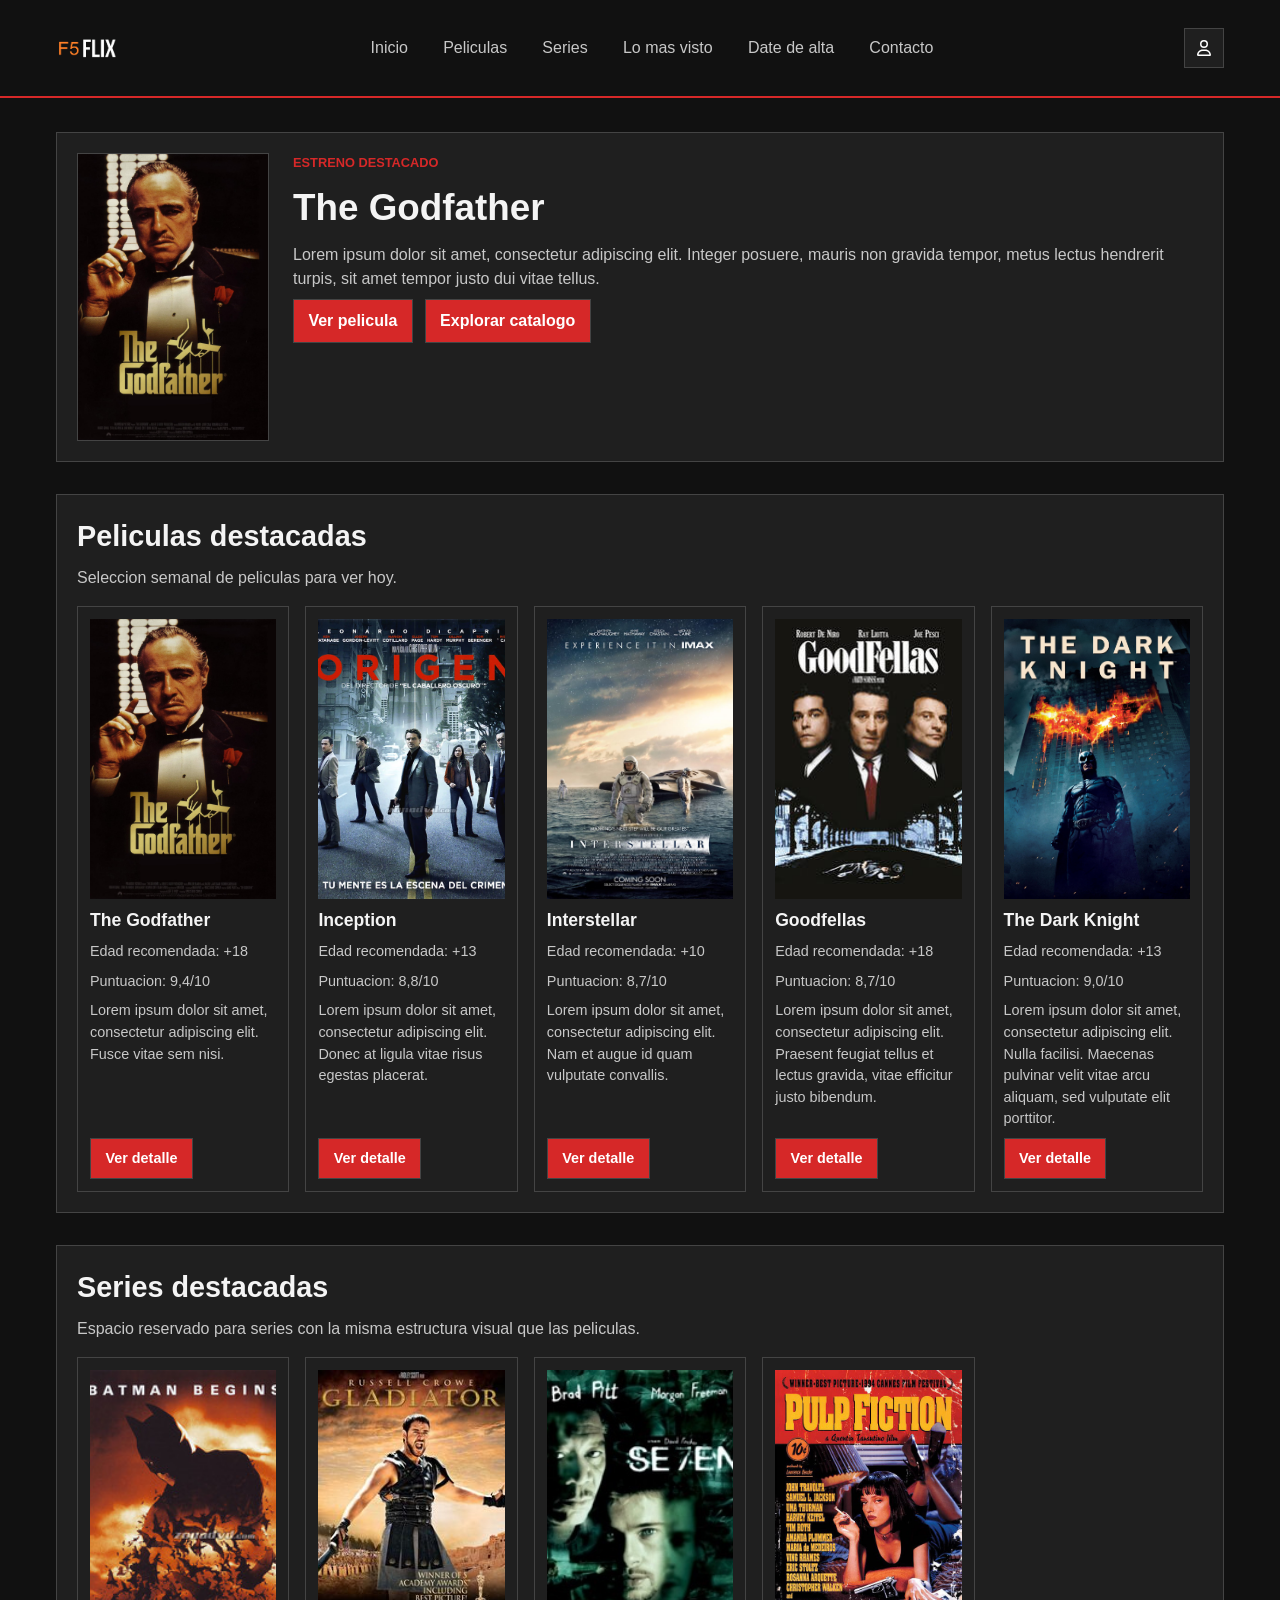
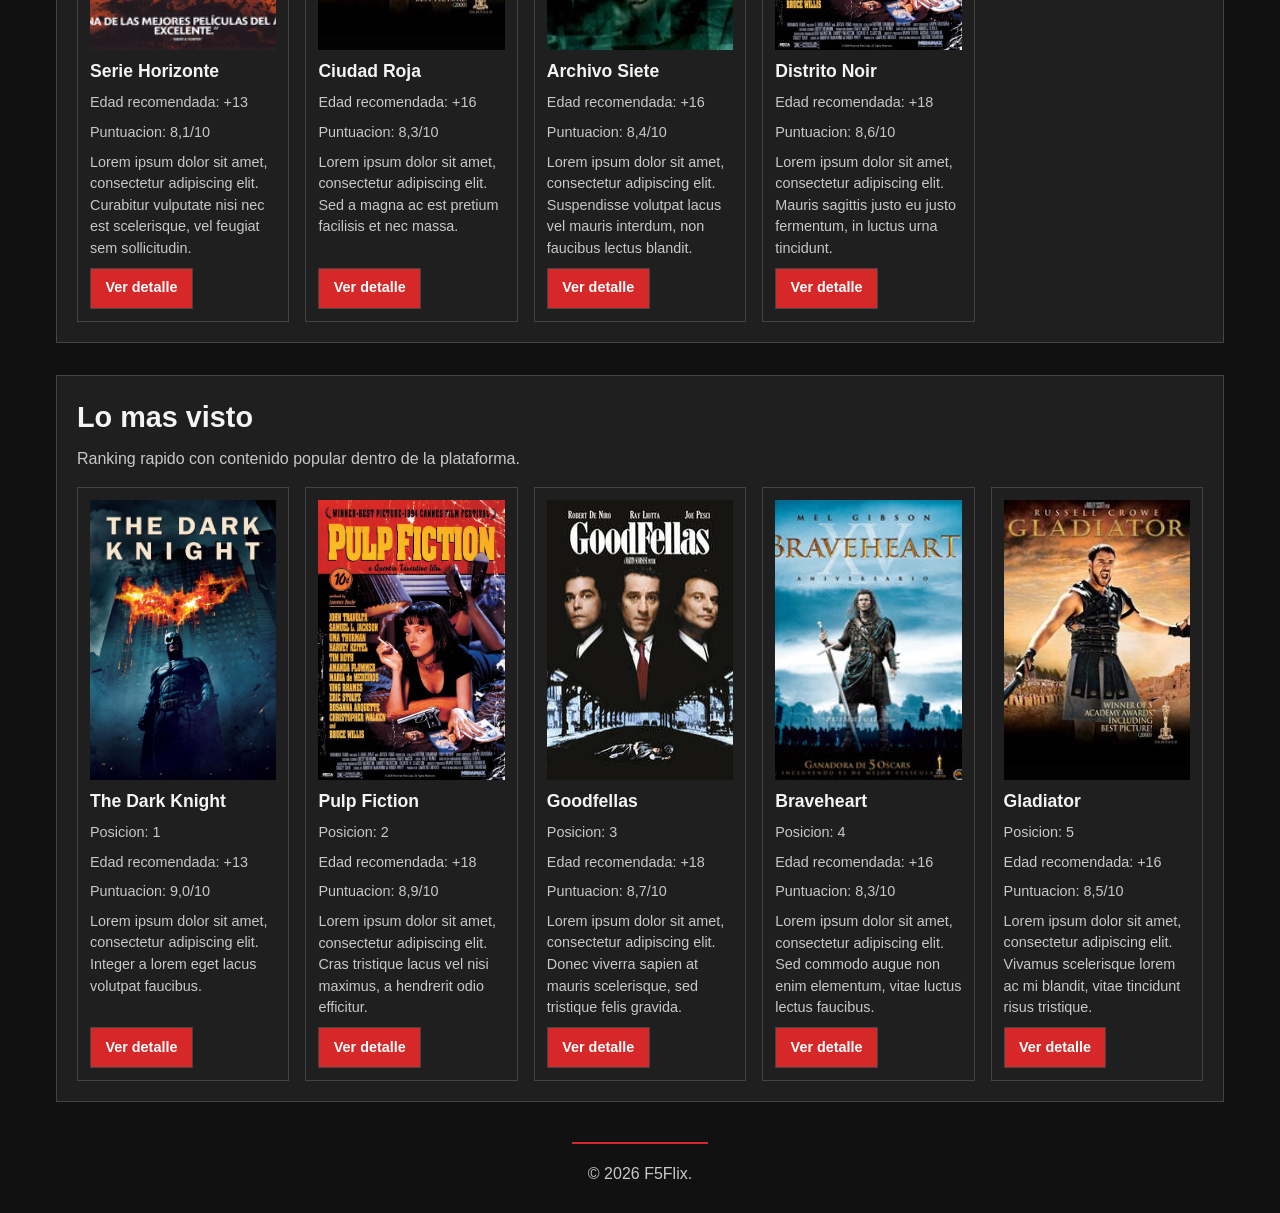
<file: index.html>
<!DOCTYPE html>
<html lang="es">
<head>
    <meta charset="UTF-8">
    <meta name="viewport" content="width=device-width, initial-scale=1.0">
    <title>F5Flix | Inicio</title>
    <link rel="stylesheet" href="styles.css">
</head>
<body>
    <header>
        <nav class="nav">
            <input class="menu-control" type="checkbox" id="nav-menu-toggle">
            <label class="menu-toggle" for="nav-menu-toggle">
                <span class="sr-only">Abrir menu</span>
                <span></span>
                <span></span>
                <span></span>
            </label>
            <a class="logo" href="index.html">
                <img src="images/F5-Logo.png" alt="Logo de F5Flix">
            </a>
            <ul class="menu">
                <li><a href="index.html">Inicio</a></li>
                <li><a href="catalogo.html">Peliculas</a></li>
                <li><a href="catalogo.html#series">Series</a></li>
                <li><a href="#mas-visto">Lo mas visto</a></li>
                <li><a href="contacto.html">Date de alta</a></li>
                <li><a href="contacto.html#comentarios">Contacto</a></li>
            </ul>
            <a class="user" href="contacto.html">
                <img src="images/user-regular.svg" alt="Icono de usuario">
            </a>
        </nav>
    </header>
    <main>
        <section class="hero">
            <img src="images/films/thegoodfather.avif" alt="Cartel de The Godfather">
            <div>
                <p class="tag">Estreno destacado</p>
                <h1>The Godfather</h1>
                <p>Lorem ipsum dolor sit amet, consectetur adipiscing elit. Integer posuere, mauris non gravida tempor, metus lectus hendrerit turpis, sit amet tempor justo dui vitae tellus.</p>
                <p class="buttons">
                    <a class="btn" href="detalle.html">Ver pelicula</a>
                    <a class="btn" href="catalogo.html">Explorar catalogo</a>
                </p>
            </div>
        </section>
        <section class="section">
            <h2>Peliculas destacadas</h2>
            <p>Seleccion semanal de peliculas para ver hoy.</p>
            <div class="grid">
                <article>
                    <img src="images/films/thegoodfather.avif" alt="Cartel de The Godfather">
                    <h3><a href="detalle.html">The Godfather</a></h3>
                    <p>Edad recomendada: +18</p>
                    <p>Puntuacion: 9,4/10</p>
                    <p>Lorem ipsum dolor sit amet, consectetur adipiscing elit. Fusce vitae sem nisi.</p>
                    <p><a class="btn" href="detalle.html">Ver detalle</a></p>
                </article>
                <article>
                    <img src="images/films/inception.jpg" alt="Cartel de Inception">
                    <h3><a href="detalle.html">Inception</a></h3>
                    <p>Edad recomendada: +13</p>
                    <p>Puntuacion: 8,8/10</p>
                    <p>Lorem ipsum dolor sit amet, consectetur adipiscing elit. Donec at ligula vitae risus egestas placerat.</p>
                    <p><a class="btn" href="detalle.html">Ver detalle</a></p>
                </article>
                <article>
                    <img src="images/films/Interstellar.jpg" alt="Cartel de Interstellar">
                    <h3><a href="detalle.html">Interstellar</a></h3>
                    <p>Edad recomendada: +10</p>
                    <p>Puntuacion: 8,7/10</p>
                    <p>Lorem ipsum dolor sit amet, consectetur adipiscing elit. Nam et augue id quam vulputate convallis.</p>
                    <p><a class="btn" href="detalle.html">Ver detalle</a></p>
                </article>
                <article>
                    <img src="images/films/Goodfellas.jpg" alt="Cartel de Goodfellas">
                    <h3><a href="detalle.html">Goodfellas</a></h3>
                    <p>Edad recomendada: +18</p>
                    <p>Puntuacion: 8,7/10</p>
                    <p>Lorem ipsum dolor sit amet, consectetur adipiscing elit. Praesent feugiat tellus et lectus gravida, vitae efficitur justo bibendum.</p>
                    <p><a class="btn" href="detalle.html">Ver detalle</a></p>
                </article>
                <article>
                    <img src="images/films/The-Dark-Knight.jpg" alt="Cartel de The Dark Knight">
                    <h3><a href="detalle.html">The Dark Knight</a></h3>
                    <p>Edad recomendada: +13</p>
                    <p>Puntuacion: 9,0/10</p>
                    <p>Lorem ipsum dolor sit amet, consectetur adipiscing elit. Nulla facilisi. Maecenas pulvinar velit vitae arcu aliquam, sed vulputate elit porttitor.</p>
                    <p><a class="btn" href="detalle.html">Ver detalle</a></p>
                </article>
            </div>
        </section>
        <section class="section">
            <h2>Series destacadas</h2>
            <p>Espacio reservado para series con la misma estructura visual que las peliculas.</p>
            <div class="grid">
                <article>
                    <img src="images/films/Batman.jpg" alt="Imagen temporal de Serie Horizonte">
                    <h3><a href="detalle.html">Serie Horizonte</a></h3>
                    <p>Edad recomendada: +13</p>
                    <p>Puntuacion: 8,1/10</p>
                    <p>Lorem ipsum dolor sit amet, consectetur adipiscing elit. Curabitur vulputate nisi nec est scelerisque, vel feugiat sem sollicitudin.</p>
                    <p><a class="btn" href="detalle.html">Ver detalle</a></p>
                </article>
                <article>
                    <img src="images/films/Gladiator.jpg" alt="Imagen temporal de Ciudad Roja">
                    <h3><a href="detalle.html">Ciudad Roja</a></h3>
                    <p>Edad recomendada: +16</p>
                    <p>Puntuacion: 8,3/10</p>
                    <p>Lorem ipsum dolor sit amet, consectetur adipiscing elit. Sed a magna ac est pretium facilisis et nec massa.</p>
                    <p><a class="btn" href="detalle.html">Ver detalle</a></p>
                </article>
                <article>
                    <img src="images/films/Se7en.jpg" alt="Imagen temporal de Archivo Siete">
                    <h3><a href="detalle.html">Archivo Siete</a></h3>
                    <p>Edad recomendada: +16</p>
                    <p>Puntuacion: 8,4/10</p>
                    <p>Lorem ipsum dolor sit amet, consectetur adipiscing elit. Suspendisse volutpat lacus vel mauris interdum, non faucibus lectus blandit.</p>
                    <p><a class="btn" href="detalle.html">Ver detalle</a></p>
                </article>
                <article>
                    <img src="images/films/pulpfiction.jpg" alt="Imagen temporal de Distrito Noir">
                    <h3><a href="detalle.html">Distrito Noir</a></h3>
                    <p>Edad recomendada: +18</p>
                    <p>Puntuacion: 8,6/10</p>
                    <p>Lorem ipsum dolor sit amet, consectetur adipiscing elit. Mauris sagittis justo eu justo fermentum, in luctus urna tincidunt.</p>
                    <p><a class="btn" href="detalle.html">Ver detalle</a></p>
                </article>
            </div>
        </section>
        <section id="mas-visto" class="section">
            <h2>Lo mas visto</h2>
            <p>Ranking rapido con contenido popular dentro de la plataforma.</p>
            <div class="grid">
                <article>
                    <img src="images/films/The-Dark-Knight.jpg" alt="Cartel de The Dark Knight">
                    <h3><a href="detalle.html">The Dark Knight</a></h3>
                    <p>Posicion: 1</p>
                    <p>Edad recomendada: +13</p>
                    <p>Puntuacion: 9,0/10</p>
                    <p>Lorem ipsum dolor sit amet, consectetur adipiscing elit. Integer a lorem eget lacus volutpat faucibus.</p>
                    <p><a class="btn" href="detalle.html">Ver detalle</a></p>
                </article>
                <article>
                    <img src="images/films/pulpfiction.jpg" alt="Cartel de Pulp Fiction">
                    <h3><a href="detalle.html">Pulp Fiction</a></h3>
                    <p>Posicion: 2</p>
                    <p>Edad recomendada: +18</p>
                    <p>Puntuacion: 8,9/10</p>
                    <p>Lorem ipsum dolor sit amet, consectetur adipiscing elit. Cras tristique lacus vel nisi maximus, a hendrerit odio efficitur.</p>
                    <p><a class="btn" href="detalle.html">Ver detalle</a></p>
                </article>
                <article>
                    <img src="images/films/Goodfellas.jpg" alt="Cartel de Goodfellas">
                    <h3><a href="detalle.html">Goodfellas</a></h3>
                    <p>Posicion: 3</p>
                    <p>Edad recomendada: +18</p>
                    <p>Puntuacion: 8,7/10</p>
                    <p>Lorem ipsum dolor sit amet, consectetur adipiscing elit. Donec viverra sapien at mauris scelerisque, sed tristique felis gravida.</p>
                    <p><a class="btn" href="detalle.html">Ver detalle</a></p>
                </article>
                <article>
                    <img src="images/films/Braveheart.jpg" alt="Cartel de Braveheart">
                    <h3><a href="detalle.html">Braveheart</a></h3>
                    <p>Posicion: 4</p>
                    <p>Edad recomendada: +16</p>
                    <p>Puntuacion: 8,3/10</p>
                    <p>Lorem ipsum dolor sit amet, consectetur adipiscing elit. Sed commodo augue non enim elementum, vitae luctus lectus faucibus.</p>
                    <p><a class="btn" href="detalle.html">Ver detalle</a></p>
                </article>
                <article>
                    <img src="images/films/Gladiator.jpg" alt="Cartel de Gladiator">
                    <h3><a href="detalle.html">Gladiator</a></h3>
                    <p>Posicion: 5</p>
                    <p>Edad recomendada: +16</p>
                    <p>Puntuacion: 8,5/10</p>
                    <p>Lorem ipsum dolor sit amet, consectetur adipiscing elit. Vivamus scelerisque lorem ac mi blandit, vitae tincidunt risus tristique.</p>
                    <p><a class="btn" href="detalle.html">Ver detalle</a></p>
                </article>
            </div>
        </section>
    </main>
    <footer>
        <p>&copy; 2026 F5Flix.</p>
    </footer>
</body>
</html>
</file>
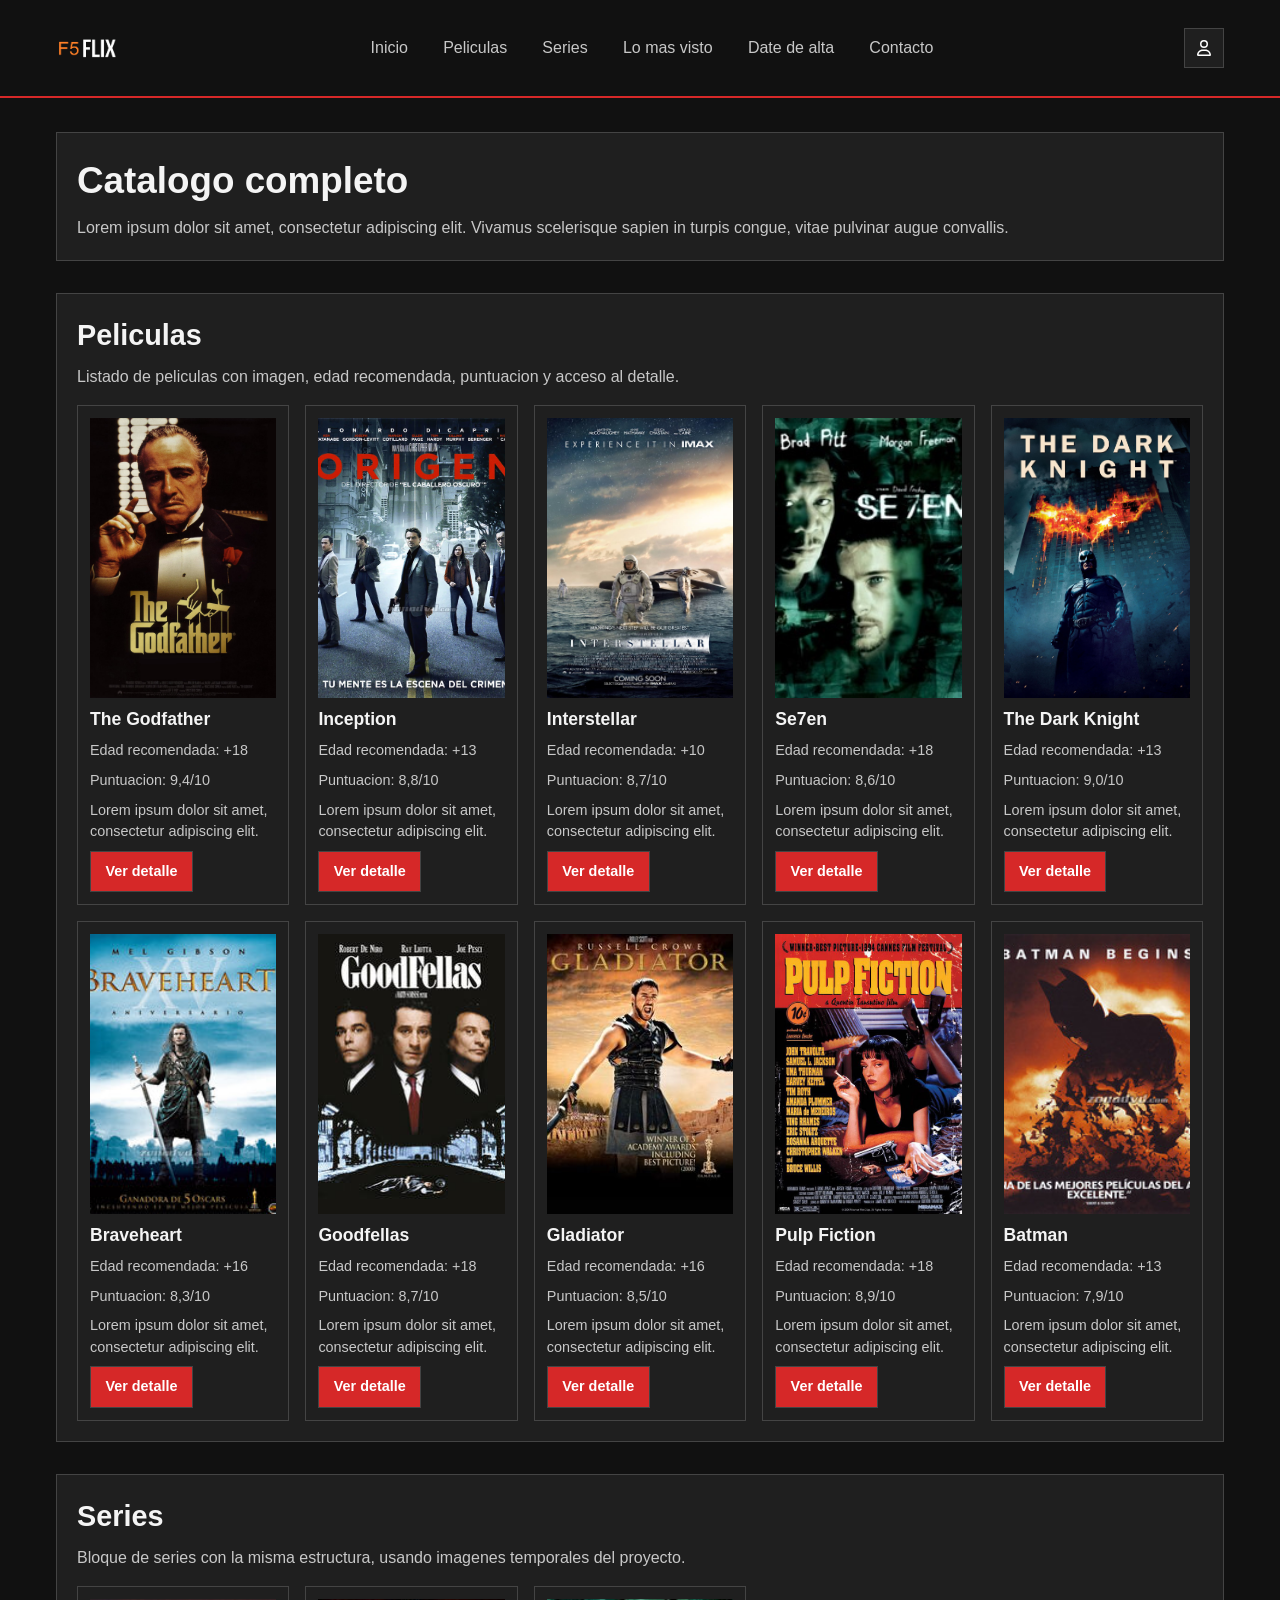
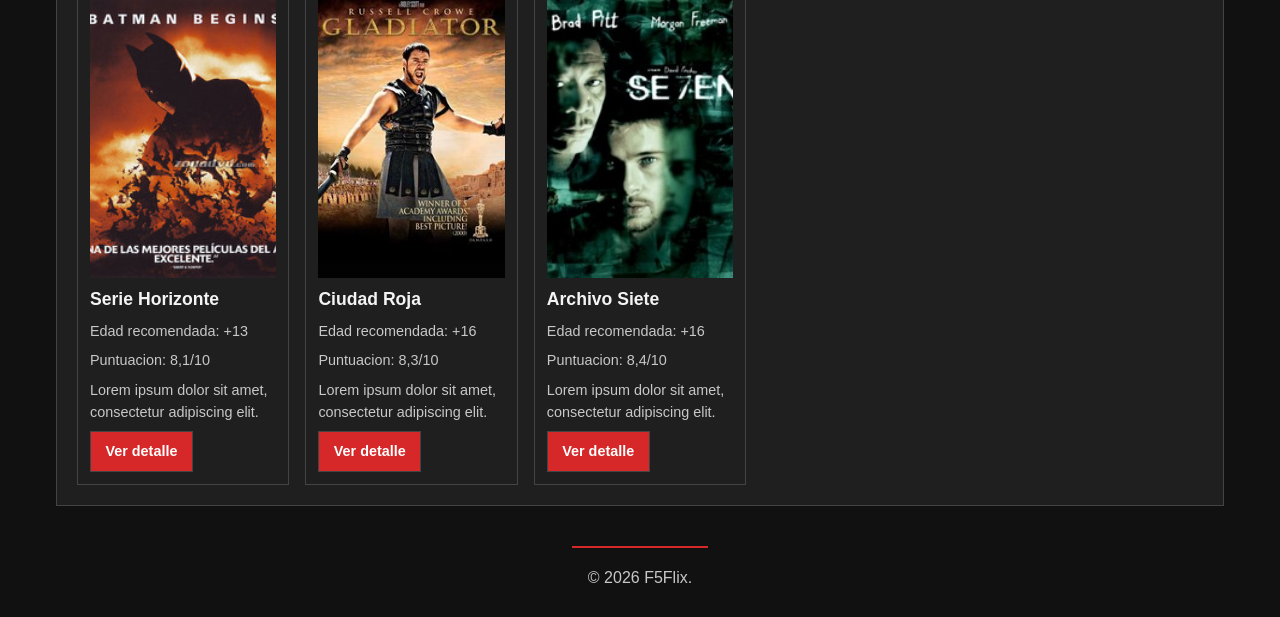
<file: catalogo.html>
<!DOCTYPE html>
<html lang="es">
<head>
    <meta charset="UTF-8">
    <meta name="viewport" content="width=device-width, initial-scale=1.0">
    <title>F5Flix | Catalogo</title>
    <link rel="stylesheet" href="styles.css">
</head>
<body>
    <header>
        <nav class="nav">
            <input class="menu-control" type="checkbox" id="nav-menu-toggle">
            <label class="menu-toggle" for="nav-menu-toggle">
                <span class="sr-only">Abrir menu</span>
                <span></span>
                <span></span>
                <span></span>
            </label>
            <a class="logo" href="index.html">
                <img src="images/F5-Logo.png" alt="Logo de F5Flix">
            </a>
            <ul class="menu">
                <li><a href="index.html">Inicio</a></li>
                <li><a href="#peliculas">Peliculas</a></li>
                <li><a href="#series">Series</a></li>
                <li><a href="index.html#mas-visto">Lo mas visto</a></li>
                <li><a href="contacto.html">Date de alta</a></li>
                <li><a href="contacto.html#comentarios">Contacto</a></li>
            </ul>
            <a class="user" href="contacto.html">
                <img src="images/user-regular.svg" alt="Icono de usuario">
            </a>
        </nav>
    </header>
    <main>
        <section class="intro">
            <h1>Catalogo completo</h1>
            <p>Lorem ipsum dolor sit amet, consectetur adipiscing elit. Vivamus scelerisque sapien in turpis congue, vitae pulvinar augue convallis.</p>
        </section>
        <section id="peliculas" class="section">
            <h2>Peliculas</h2>
            <p>Listado de peliculas con imagen, edad recomendada, puntuacion y acceso al detalle.</p>
            <div class="grid">
                <article>
                    <img src="images/films/thegoodfather.avif" alt="The Godfather">
                    <h3><a href="detalle.html">The Godfather</a></h3>
                    <p>Edad recomendada: +18</p>
                    <p>Puntuacion: 9,4/10</p>
                    <p>Lorem ipsum dolor sit amet, consectetur adipiscing elit.</p>
                    <p><a class="btn" href="detalle.html">Ver detalle</a></p>
                </article>
                <article>
                    <img src="images/films/inception.jpg" alt="Inception">
                    <h3><a href="detalle.html">Inception</a></h3>
                    <p>Edad recomendada: +13</p>
                    <p>Puntuacion: 8,8/10</p>
                    <p>Lorem ipsum dolor sit amet, consectetur adipiscing elit.</p>
                    <p><a class="btn" href="detalle.html">Ver detalle</a></p>
                </article>
                <article>
                    <img src="images/films/Interstellar.jpg" alt="Interstellar">
                    <h3><a href="detalle.html">Interstellar</a></h3>
                    <p>Edad recomendada: +10</p>
                    <p>Puntuacion: 8,7/10</p>
                    <p>Lorem ipsum dolor sit amet, consectetur adipiscing elit.</p>
                    <p><a class="btn" href="detalle.html">Ver detalle</a></p>
                </article>
                <article>
                    <img src="images/films/Se7en.jpg" alt="Se7en">
                    <h3><a href="detalle.html">Se7en</a></h3>
                    <p>Edad recomendada: +18</p>
                    <p>Puntuacion: 8,6/10</p>
                    <p>Lorem ipsum dolor sit amet, consectetur adipiscing elit.</p>
                    <p><a class="btn" href="detalle.html">Ver detalle</a></p>
                </article>
                <article>
                    <img src="images/films/The-Dark-Knight.jpg" alt="The Dark Knight">
                    <h3><a href="detalle.html">The Dark Knight</a></h3>
                    <p>Edad recomendada: +13</p>
                    <p>Puntuacion: 9,0/10</p>
                    <p>Lorem ipsum dolor sit amet, consectetur adipiscing elit.</p>
                    <p><a class="btn" href="detalle.html">Ver detalle</a></p>
                </article>
                <article>
                    <img src="images/films/Braveheart.jpg" alt="Braveheart">
                    <h3><a href="detalle.html">Braveheart</a></h3>
                    <p>Edad recomendada: +16</p>
                    <p>Puntuacion: 8,3/10</p>
                    <p>Lorem ipsum dolor sit amet, consectetur adipiscing elit.</p>
                    <p><a class="btn" href="detalle.html">Ver detalle</a></p>
                </article>
                <article>
                    <img src="images/films/Goodfellas.jpg" alt="Goodfellas">
                    <h3><a href="detalle.html">Goodfellas</a></h3>
                    <p>Edad recomendada: +18</p>
                    <p>Puntuacion: 8,7/10</p>
                    <p>Lorem ipsum dolor sit amet, consectetur adipiscing elit.</p>
                    <p><a class="btn" href="detalle.html">Ver detalle</a></p>
                </article>
                <article>
                    <img src="images/films/Gladiator.jpg" alt="Gladiator">
                    <h3><a href="detalle.html">Gladiator</a></h3>
                    <p>Edad recomendada: +16</p>
                    <p>Puntuacion: 8,5/10</p>
                    <p>Lorem ipsum dolor sit amet, consectetur adipiscing elit.</p>
                    <p><a class="btn" href="detalle.html">Ver detalle</a></p>
                </article>
                <article>
                    <img src="images/films/pulpfiction.jpg" alt="Pulp Fiction">
                    <h3><a href="detalle.html">Pulp Fiction</a></h3>
                    <p>Edad recomendada: +18</p>
                    <p>Puntuacion: 8,9/10</p>
                    <p>Lorem ipsum dolor sit amet, consectetur adipiscing elit.</p>
                    <p><a class="btn" href="detalle.html">Ver detalle</a></p>
                </article>
                <article>
                    <img src="images/films/Batman.jpg" alt="Batman">
                    <h3><a href="detalle.html">Batman</a></h3>
                    <p>Edad recomendada: +13</p>
                    <p>Puntuacion: 7,9/10</p>
                    <p>Lorem ipsum dolor sit amet, consectetur adipiscing elit.</p>
                    <p><a class="btn" href="detalle.html">Ver detalle</a></p>
                </article>
            </div>
        </section>
        <section id="series" class="section">
            <h2>Series</h2>
            <p>Bloque de series con la misma estructura, usando imagenes temporales del proyecto.</p>
            <div class="grid">
                <article>
                    <img src="images/films/Batman.jpg" alt="Imagen temporal de Serie Horizonte">
                    <h3><a href="detalle.html">Serie Horizonte</a></h3>
                    <p>Edad recomendada: +13</p>
                    <p>Puntuacion: 8,1/10</p>
                    <p>Lorem ipsum dolor sit amet, consectetur adipiscing elit.</p>
                    <p><a class="btn" href="detalle.html">Ver detalle</a></p>
                </article>
                <article>
                    <img src="images/films/Gladiator.jpg" alt="Imagen temporal de Ciudad Roja">
                    <h3><a href="detalle.html">Ciudad Roja</a></h3>
                    <p>Edad recomendada: +16</p>
                    <p>Puntuacion: 8,3/10</p>
                    <p>Lorem ipsum dolor sit amet, consectetur adipiscing elit.</p>
                    <p><a class="btn" href="detalle.html">Ver detalle</a></p>
                </article>
                <article>
                    <img src="images/films/Se7en.jpg" alt="Imagen temporal de Archivo Siete">
                    <h3><a href="detalle.html">Archivo Siete</a></h3>
                    <p>Edad recomendada: +16</p>
                    <p>Puntuacion: 8,4/10</p>
                    <p>Lorem ipsum dolor sit amet, consectetur adipiscing elit.</p>
                    <p><a class="btn" href="detalle.html">Ver detalle</a></p>
                </article>
            </div>
        </section>
    </main>
    <footer>
        <p>&copy; 2026 F5Flix.</p>
    </footer>
</body>
</html>
</file>
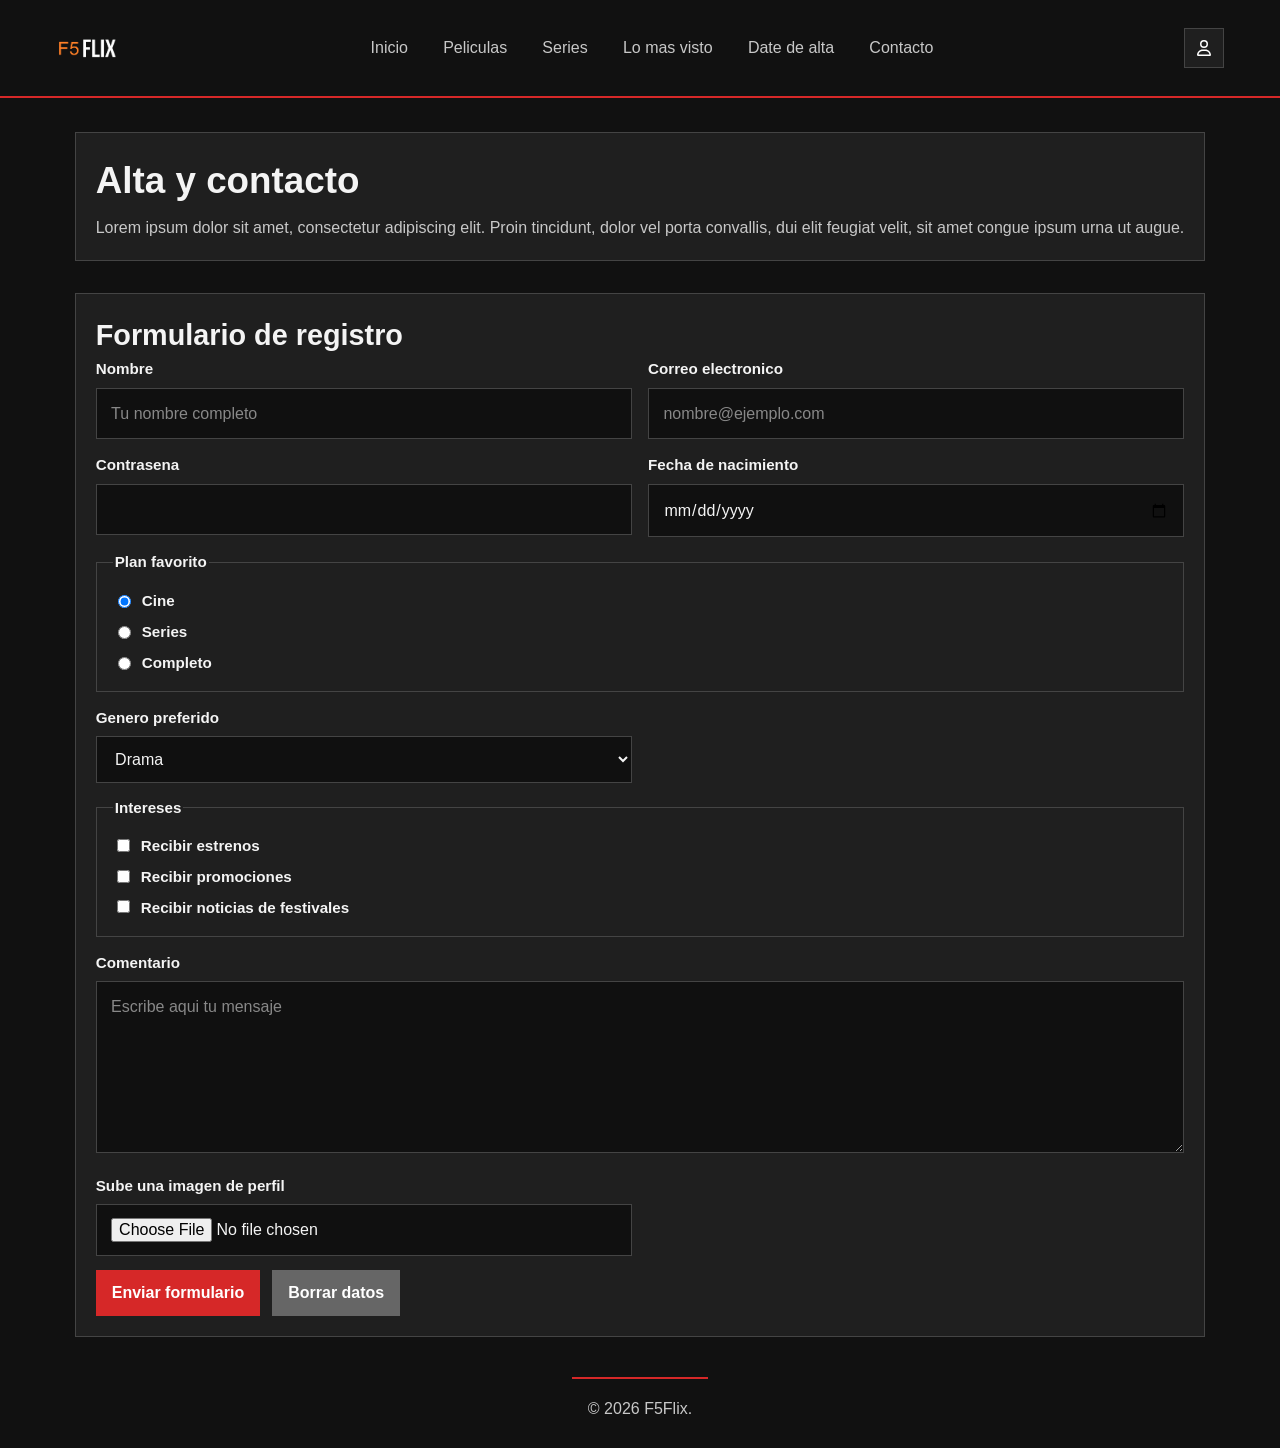
<file: contacto.html>
<!DOCTYPE html>
<html lang="es">
<head>
    <meta charset="UTF-8">
    <meta name="viewport" content="width=device-width, initial-scale=1.0">
    <title>F5Flix | Contacto</title>
    <link rel="stylesheet" href="styles.css">
</head>
<body>
    <header>
        <nav class="nav">
            <input class="menu-control" type="checkbox" id="nav-menu-toggle">
            <label class="menu-toggle" for="nav-menu-toggle">
                <span class="sr-only">Abrir menu</span>
                <span></span>
                <span></span>
                <span></span>
            </label>
            <a class="logo" href="index.html">
                <img src="images/F5-Logo.png" alt="Logo de F5Flix">
            </a>
            <ul class="menu">
                <li><a href="index.html">Inicio</a></li>
                <li><a href="catalogo.html">Peliculas</a></li>
                <li><a href="catalogo.html#series">Series</a></li>
                <li><a href="index.html#mas-visto">Lo mas visto</a></li>
                <li><a href="#formulario-alta">Date de alta</a></li>
                <li><a href="#comentarios">Contacto</a></li>
            </ul>
            <a class="user" href="contacto.html">
                <img src="images/user-regular.svg" alt="Icono de usuario">
            </a>
        </nav>
    </header>
    <main>
        <section class="intro">
            <h1>Alta y contacto</h1>
            <p>Lorem ipsum dolor sit amet, consectetur adipiscing elit. Proin tincidunt, dolor vel porta convallis, dui elit feugiat velit, sit amet congue ipsum urna ut augue.</p>
        </section>
        <section id="formulario-alta" class="section">
            <h2>Formulario de registro</h2>
            <form action="contacto.html" method="get">
                <p>
                    <label for="nombre">Nombre</label><br>
                    <input type="text" id="nombre" name="nombre" placeholder="Tu nombre completo" required>
                </p>
                <p>
                    <label for="correo">Correo electronico</label><br>
                    <input type="email" id="correo" name="correo" placeholder="nombre@ejemplo.com" required>
                </p>
                <p>
                    <label for="password">Contrasena</label><br>
                    <input type="password" id="password" name="password" required>
                </p>
                <p>
                    <label for="fecha">Fecha de nacimiento</label><br>
                    <input type="date" id="fecha" name="fecha-nacimiento">
                </p>
                <fieldset class="full">
                    <legend>Plan favorito</legend>
                    <label>
                        <input type="radio" name="plan" value="cine" checked>
                        Cine
                    </label>
                    <label>
                        <input type="radio" name="plan" value="series">
                        Series
                    </label>
                    <label>
                        <input type="radio" name="plan" value="completo">
                        Completo
                    </label>
                </fieldset>
                <p>
                    <label for="genero">Genero preferido</label><br>
                    <select id="genero" name="genero">
                        <option value="drama">Drama</option>
                        <option value="accion">Accion</option>
                        <option value="ciencia-ficcion">Ciencia ficcion</option>
                        <option value="comedia">Comedia</option>
                    </select>
                </p>
                <fieldset class="full">
                    <legend>Intereses</legend>
                    <label>
                        <input type="checkbox" name="intereses" value="estrenos">
                        Recibir estrenos
                    </label>
                    <label>
                        <input type="checkbox" name="intereses" value="promociones">
                        Recibir promociones
                    </label>
                    <label>
                        <input type="checkbox" name="intereses" value="festivales">
                        Recibir noticias de festivales
                    </label>
                </fieldset>
                <p id="comentarios" class="full">
                    <label for="mensaje">Comentario</label><br>
                    <textarea id="mensaje" name="comentario" rows="6" cols="40" placeholder="Escribe aqui tu mensaje"></textarea>
                </p>
                <p>
                    <label for="archivo">Sube una imagen de perfil</label><br>
                    <input type="file" id="archivo" name="avatar">
                </p>
                <p class="buttons full">
                    <button type="submit">Enviar formulario</button>
                    <button type="reset">Borrar datos</button>
                </p>
            </form>
        </section>
    </main>
    <footer>
        <p>&copy; 2026 F5Flix.</p>
    </footer>
</body>
</html>
</file>
<file: styles.css>
:root {
    --page-max-width: 1200px;
    --header-offset: 6.75rem;
    --content-gap: 1rem;
    --section-gap: 2rem;
    --space-xs: 0.5rem;
    --space-sm: 0.75rem;
    --space-md: 1rem;
    --space-lg: 1.5rem;
    --background: #111111;
    --surface: #1f1f1f;
    --border: #444444;
    --text: #f4f4f4;
    --muted: #c8c8c8;
    --accent: #d62828;
}

* {
    box-sizing: border-box;
}

body {
    margin: 0;
    min-height: 100vh;
    display: flex;
    flex-direction: column;
    padding-top: var(--header-offset);
    font-family: Arial, Helvetica, sans-serif;
    line-height: 1.5;
    color: var(--text);
    background-color: var(--background);
}

img {
    display: block;
    max-width: 100%;
    height: auto;
}

a {
    color: inherit;
}

a:hover {
    color: #ffffff;
}

body > header {
    position: fixed;
    top: 0;
    left: 0;
    right: 0;
    z-index: 1000;
    background-color: var(--background);
    border-bottom: 2px solid var(--accent);
}

.nav,
main,
body > footer {
    max-width: var(--page-max-width);
    margin: 0 auto;
    padding-left: var(--space-md);
    padding-right: var(--space-md);
}

.nav {
    display: flex;
    align-items: center;
    justify-content: space-between;
    gap: var(--space-md);
    padding-top: var(--space-md);
    padding-bottom: var(--space-md);
}

.logo {
    display: inline-flex;
    align-items: center;
    flex-shrink: 0;
    text-decoration: none;
}

.logo img {
    width: 4rem;
    height: 4rem;
    object-fit: contain;
}

.menu {
    list-style: none;
    margin: 0;
    padding: 0;
    display: flex;
    justify-content: center;
    gap: var(--space-md);
}

.menu a {
    display: inline-block;
    padding: 0.35rem 0.6rem;
    color: var(--muted);
    text-decoration: none;
}

.menu a:hover {
    background-color: var(--accent);
    color: #ffffff;
}

.user {
    display: inline-flex;
    align-items: center;
    justify-content: center;
    flex-shrink: 0;
    width: 2.5rem;
    height: 2.5rem;
    background-color: var(--surface);
    border: 1px solid var(--border);
}

.user:hover {
    background-color: var(--accent);
}

.user img {
    width: 1rem;
    height: 1rem;
    filter: brightness(0) invert(1);
}

.menu-control {
    display: none;
}

.menu-toggle {
    display: none;
}

.sr-only {
    position: absolute;
    width: 1px;
    height: 1px;
    padding: 0;
    margin: -1px;
    overflow: hidden;
    clip: rect(0, 0, 0, 0);
    white-space: nowrap;
    border: 0;
}

main {
    flex: 1;
    padding-top: var(--space-lg);
    padding-bottom: 2.5rem;
}

.intro,
.hero,
.section,
.detail {
    margin-bottom: var(--section-gap);
}

main > *:last-child {
    margin-bottom: 0;
}

.intro,
.hero,
.section {
    padding: 1.25rem;
    background-color: var(--surface);
    border: 1px solid var(--border);
}

.intro {
    display: flex;
    flex-direction: column;
    gap: var(--space-xs);
}

.intro > * {
    margin: 0;
}

.intro h1 {
    color: var(--text);
}

.hero {
    display: grid;
    grid-template-columns: 192px 1fr;
    gap: var(--space-lg);
    align-items: start;
}

.hero img {
    width: 100%;
    aspect-ratio: 2 / 3;
    object-fit: cover;
    border: 1px solid var(--border);
    background-color: var(--surface);
}

.hero > div {
    display: flex;
    flex-direction: column;
    gap: var(--space-xs);
}

.hero > div > * {
    margin: 0;
}

.hero h1 {
    color: var(--text);
}

.tag {
    color: var(--accent);
    font-size: 0.8rem;
    font-weight: 700;
    text-transform: uppercase;
}

h1 {
    font-size: 2.3rem;
}

h2 {
    font-size: 1.8rem;
}

h3 {
    font-size: 1.1rem;
    margin: 0;
}

p,
dt,
dd,
label,
legend,
small {
    color: var(--muted);
}

.section > h2 {
    color: var(--text);
    margin: 0;
}

.section > h2 + p {
    margin: var(--space-xs) 0 0 0;
}

.section > p {
    margin: 0;
}

.section > * + .grid {
    margin-top: var(--space-md);
}

.btn {
    display: inline-block;
    padding: 0.55rem 0.9rem;
    background-color: var(--accent);
    color: #ffffff;
    text-decoration: none;
    font-weight: 700;
    border: 1px solid var(--border);
}

.btn:hover {
    background-color: #b71c1c;
    color: #ffffff;
}

.buttons {
    display: flex;
    flex-wrap: wrap;
    gap: var(--space-sm);
    padding: 0;
}

.grid {
    display: grid;
    grid-template-columns: repeat(5, 1fr);
    gap: var(--content-gap);
    list-style: none;
    margin: 0;
    padding: 0;
}

.grid article {
    display: flex;
    flex-direction: column;
    gap: var(--space-xs);
    padding: var(--space-sm);
    border: 1px solid var(--border);
    background-color: var(--surface);
}

.grid article > * {
    margin: 0;
}

.grid img {
    width: 100%;
    aspect-ratio: 2 / 3;
    object-fit: cover;
}

.grid h3 a {
    color: var(--text);
    text-decoration: none;
}

.grid h3 a:hover {
    color: var(--accent);
}

.grid p {
    font-size: 0.9rem;
}

.grid p:last-child {
    margin-top: auto;
}

.detail {
    display: grid;
    gap: var(--space-lg);
}

.detail > .section {
    margin-bottom: 0;
}

.detail > header {
    padding: 1.25rem;
    background-color: var(--surface);
    border: 1px solid var(--border);
    display: flex;
    flex-direction: column;
    gap: var(--space-xs);
}

.detail > header > * {
    margin: 0;
}

.detail > header h1 {
    color: var(--text);
}

.detail > header p:last-child {
    color: var(--accent);
    font-weight: 600;
}

.detail-top {
    display: grid;
    grid-template-columns: minmax(240px, 360px) 1fr;
    gap: var(--space-lg);
    align-items: start;
}

.detail-top > img {
    width: 100%;
    aspect-ratio: 2 / 3;
    object-fit: cover;
    border: 1px solid var(--border);
    background-color: var(--surface);
}

.detail-top > div {
    display: flex;
    flex-direction: column;
    gap: var(--space-xs);
}

.detail-top > div > * {
    margin: 0;
}

.detail-top h2 {
    color: var(--text);
}

.detail .section > h2 {
    margin: 0;
    color: var(--text);
}

.detail .section > * + p {
    margin-top: var(--space-md);
}

.detail .section > * + .grid {
    margin-top: var(--space-md);
}

.detail .section > * + dl {
    margin-top: var(--space-md);
}

.detail dl {
    display: grid;
    grid-template-columns: max-content 1fr;
    gap: var(--space-sm) var(--space-md);
    margin: 0;
}

.detail dt {
    color: var(--text);
    font-weight: 700;
}

.detail dd {
    margin: 0;
}

.video {
    display: block;
    width: 100%;
    max-width: 720px;
    border: 1px solid var(--border);
    background-color: #000000;
}

form {
    display: grid;
    grid-template-columns: 1fr 1fr;
    gap: 0.875rem var(--space-md);
}

form p,
form fieldset {
    margin: 0;
}

form > .full {
    grid-column: 1 / -1;
}

label,
legend {
    font-size: 0.95rem;
    font-weight: 600;
    color: var(--text);
}

input,
select,
textarea,
button {
    width: 100%;
    font: inherit;
}

input,
select,
textarea {
    margin-top: 0.4rem;
    padding: 0.8rem 0.9rem;
    color: var(--text);
    background-color: #101010;
    border: 1px solid var(--border);
}

input::placeholder,
textarea::placeholder {
    color: #888888;
}

fieldset {
    display: grid;
    gap: var(--space-xs);
    padding: var(--space-md);
    border: 1px solid var(--border);
    background-color: var(--surface);
}

fieldset label {
    display: flex;
    align-items: center;
    gap: var(--space-xs);
}

input[type="checkbox"],
input[type="radio"] {
    width: auto;
    margin-top: 0;
}

button {
    width: auto;
    min-height: 2.6rem;
    padding: 0.7rem 1rem;
    border: 0;
    background-color: var(--accent);
    color: #ffffff;
    font-weight: 700;
    cursor: pointer;
}

.buttons button:last-child {
    background-color: #666666;
}

body > footer {
    padding-top: 1.1rem;
    padding-bottom: 1.7rem;
    border-top: 2px solid var(--accent);
    color: var(--muted);
}

body > footer p {
    margin: 0;
}

@media (max-width: 900px) {
    .hero,
    .detail-top,
    form {
        grid-template-columns: 1fr;
    }

    .hero img,
    .detail-top > img {
        max-width: 18rem;
        margin-left: auto;
        margin-right: auto;
    }

    .grid {
        grid-template-columns: repeat(3, 1fr);
    }

    form > .full {
        grid-column: auto;
    }
}

@media (max-width: 600px) {
    body {
        padding-top: 0;
    }

    body > header {
        position: sticky;
    }

    .nav,
    main,
    body > footer {
        padding-left: 0.625rem;
        padding-right: 0.625rem;
    }

    .nav {
        flex-wrap: wrap;
        gap: var(--space-sm);
    }

    .logo {
        margin-right: auto;
    }

    .logo img {
        width: 3.25rem;
        height: 3.25rem;
    }

    .menu-toggle {
        display: inline-flex;
        flex-direction: column;
        justify-content: center;
        gap: 0.3rem;
        width: 2.5rem;
        height: 2.5rem;
        padding: 0.45rem;
        background-color: var(--surface);
        border: 1px solid var(--border);
        cursor: pointer;
    }

    .menu-toggle span {
        display: block;
        width: 100%;
        height: 2px;
        background-color: #ffffff;
    }

    .menu-control:checked + .menu-toggle {
        background-color: var(--accent);
    }

    .menu {
        order: 1;
        flex-basis: 100%;
        display: none;
        gap: 0;
        width: 100%;
        margin-top: var(--space-sm);
        padding: 0.4rem 0;
        background-color: var(--surface);
        border: 1px solid var(--border);
    }

    .menu-control:checked ~ .menu {
        display: grid;
    }

    .menu a {
        display: block;
        padding: 0.75rem 0.9rem;
    }

    .grid {
        grid-template-columns: repeat(2, 1fr);
    }

    .buttons {
        flex-direction: column;
    }

    .btn,
    .buttons button {
        width: 100%;
    }
}
</file>
